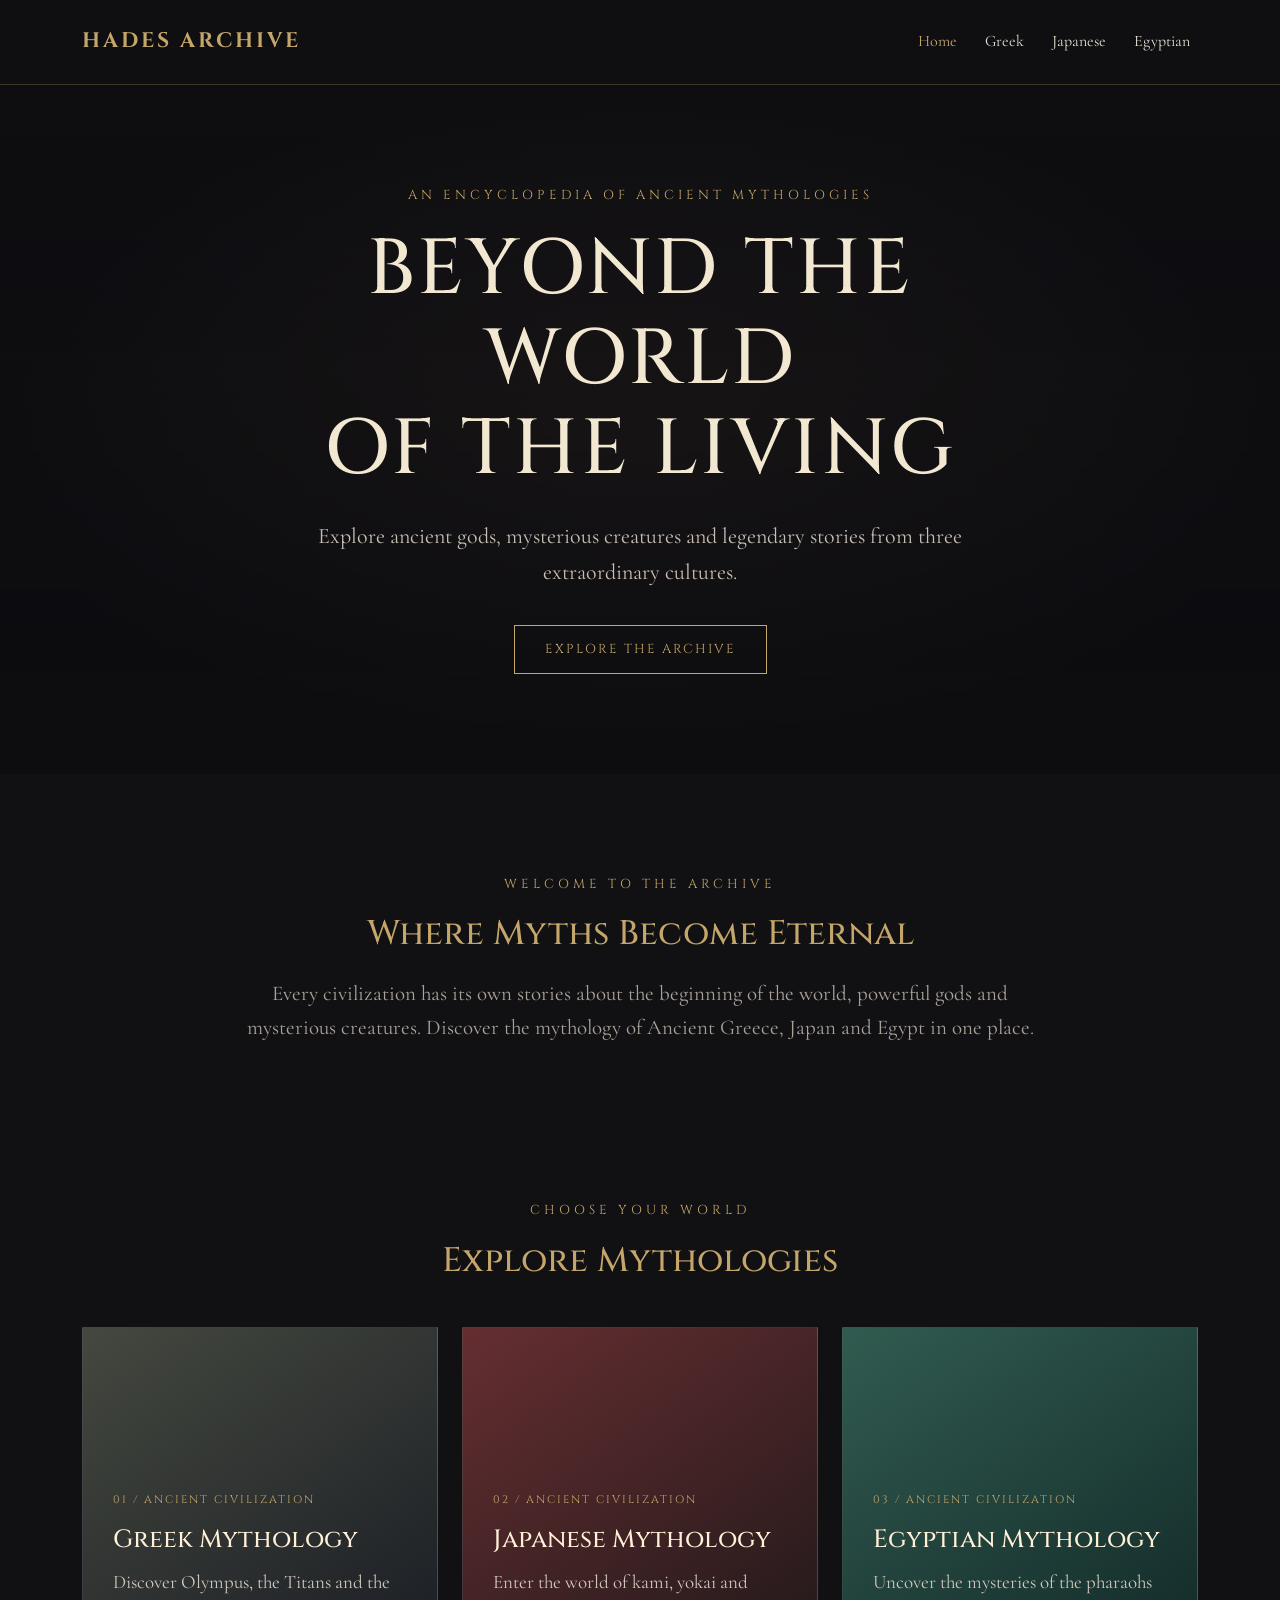
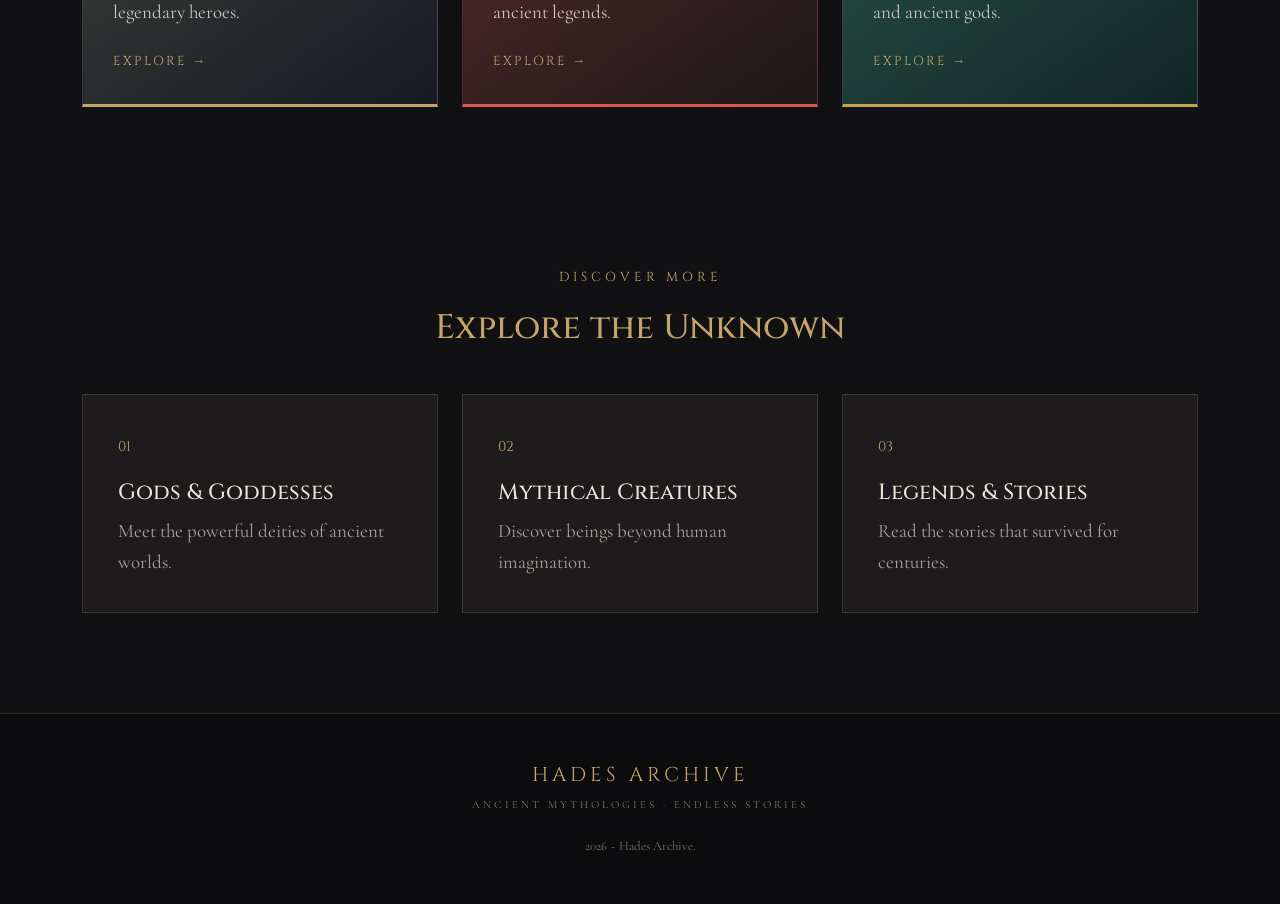
<file: index.html>
<!DOCTYPE html>
<html lang="en">
<head>
    <meta charset="UTF-8">
    <meta name="viewport" content="width=device-width, initial-scale=1.0">
    <title>Hades Archive | Ancient Mythologies</title>

    <link href="https://cdn.jsdelivr.net/npm/bootstrap@5.3.3/dist/css/bootstrap.min.css" rel="stylesheet">
    <link rel="stylesheet" href="css/style.css">
    <link href="https://fonts.googleapis.com/css2?family=Cinzel:wght@400;500;600;700&family=Cormorant+Garamond:wght@400;500;600&display=swap" rel="stylesheet">
</head>

<body class="home-page">

<header class="site-header">
    <nav class="navbar navbar-expand-lg">
        <div class="container">
            <a class="navbar-brand logo" href="index.html">HADES ARCHIVE</a>

            <div class="navbar-nav ms-auto">
                <a class="nav-link active" href="index.html">Home</a>
                <a class="nav-link" href="pages/greek.html">Greek</a>
                <a class="nav-link" href="pages/japanese.html">Japanese</a>
                <a class="nav-link" href="pages/egyptian.html">Egyptian</a>
            </div>
        </div>
    </nav>
</header>

<main>
    <section class="home-hero">
        <div class="hero-content container">
            <p class="eyebrow">AN ENCYCLOPEDIA OF ANCIENT MYTHOLOGIES</p>
            <h1>BEYOND THE WORLD<br>OF THE LIVING</h1>
            <p class="hero-description">
                Explore ancient gods, mysterious creatures and legendary stories
                from three extraordinary cultures.
            </p>
            <a href="#mythologies" class="main-button">EXPLORE THE ARCHIVE</a>
        </div>
    </section>

    <section class="intro-section container">
        <p class="eyebrow">WELCOME TO THE ARCHIVE</p>
        <h2>Where Myths Become Eternal</h2>
        <p>
            Every civilization has its own stories about the beginning of the world,
            powerful gods and mysterious creatures. Discover the mythology of Ancient
            Greece, Japan and Egypt in one place.
        </p>
    </section>

    <section class="mythology-section container" id="mythologies">
        <div class="section-heading">
            <p class="eyebrow">CHOOSE YOUR WORLD</p>
            <h2>Explore Mythologies</h2>
        </div>

        <div class="row g-4">
            <div class="col-md-4">
                <article class="myth-card greek-card">
                    <div class="card-content">
                        <p>01 / ANCIENT CIVILIZATION</p>
                        <h3>Greek Mythology</h3>
                        <p>Discover Olympus, the Titans and the legendary heroes.</p>
                        <a href="pages/greek.html">EXPLORE →</a>
                    </div>
                </article>
            </div>

            <div class="col-md-4">
                <article class="myth-card japanese-card">
                    <div class="card-content">
                        <p>02 / ANCIENT CIVILIZATION</p>
                        <h3>Japanese Mythology</h3>
                        <p>Enter the world of kami, yokai and ancient legends.</p>
                        <a href="pages/japanese.html">EXPLORE →</a>
                    </div>
                </article>
            </div>

            <div class="col-md-4">
                <article class="myth-card egyptian-card">
                    <div class="card-content">
                        <p>03 / ANCIENT CIVILIZATION</p>
                        <h3>Egyptian Mythology</h3>
                        <p>Uncover the mysteries of the pharaohs and ancient gods.</p>
                        <a href="pages/egyptian.html">EXPLORE →</a>
                    </div>
                </article>
            </div>
        </div>
    </section>

    <section class="discover-section container">
        <div class="section-heading">
            <p class="eyebrow">DISCOVER MORE</p>
            <h2>Explore the Unknown</h2>
        </div>
        <div class="row g-4">
            <div class="col-md-4">
                <a href="pages/gods.html" class="discover-card">
                    <span>01</span>
                    <h3>Gods & Goddesses</h3>
                    <p>Meet the powerful deities of ancient worlds.</p>
                </a>
            </div>

            <div class="col-md-4">
                <a href="pages/creatures.html" class="discover-card">
                    <span>02</span>
                    <h3>Mythical Creatures</h3>
                    <p>Discover beings beyond human imagination.</p>
                </a>
            </div>

            <div class="col-md-4">
                <a href="pages/legends.html" class="discover-card">
                    <span>03</span>
                    <h3>Legends & Stories</h3>
                    <p>Read the stories that survived for centuries.</p>
                </a>
            </div>
        </div>
    </section>
</main>

<footer class="site-footer">
    <p>HADES ARCHIVE</p>
    <span>ANCIENT MYTHOLOGIES · ENDLESS STORIES</span>
    <small>2026 ~ Hades Archive.</small>
</footer>

</body>
</html>
</file>
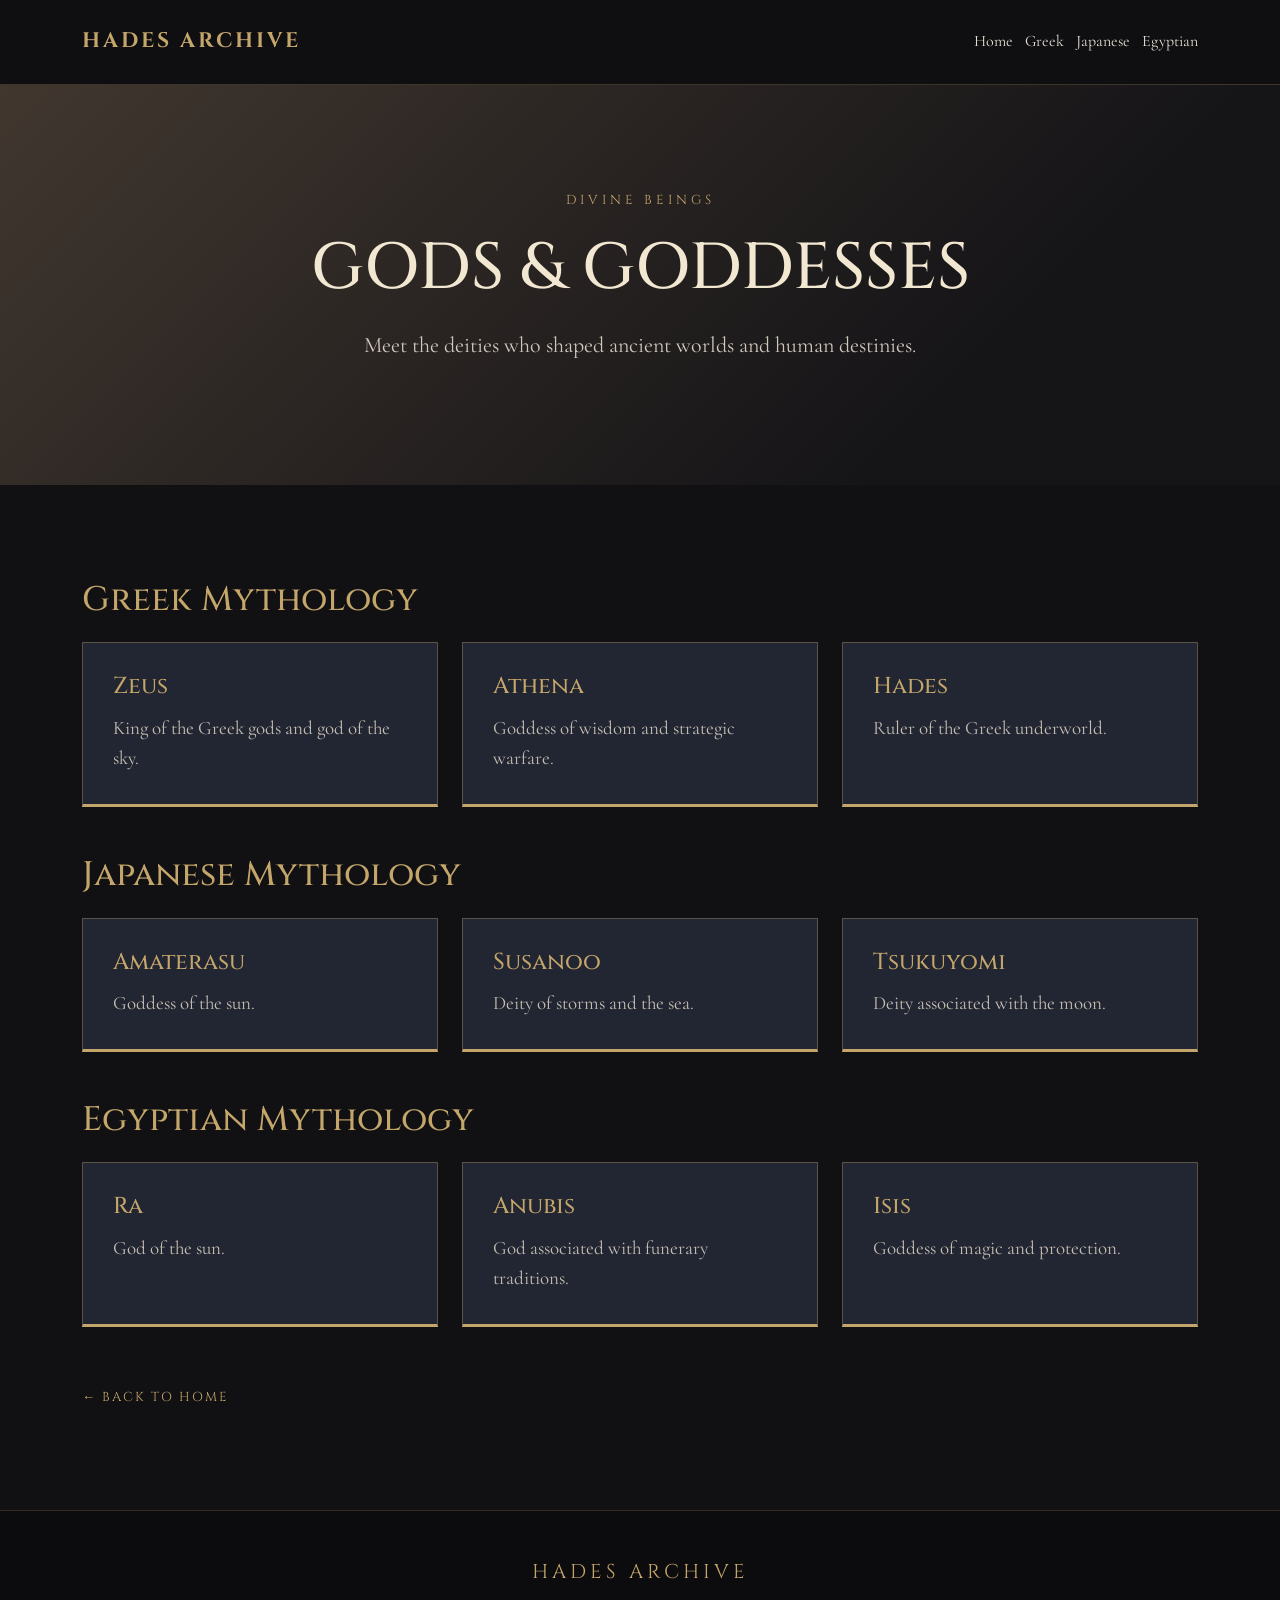
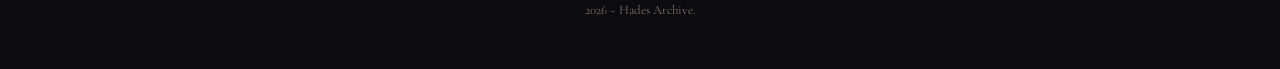
<file: pages/creatures.html>
<!DOCTYPE html>
<html lang="en">
<head>
    <meta charset="UTF-8">
    <meta name="viewport" content="width=device-width, initial-scale=1.0">
    <title>Gods & Goddesses | Hades Archive</title>
    <link href="https://cdn.jsdelivr.net/npm/bootstrap@5.3.3/dist/css/bootstrap.min.css" rel="stylesheet">
    <link rel="stylesheet" href="../css/style.css">
    <link href="https://fonts.googleapis.com/css2?family=Cinzel:wght@400;500;600;700&family=Cormorant+Garamond:wght@400;500;600&display=swap" rel="stylesheet">
</head>
<body class="greek-theme">

<header class="site-header">
    <nav class="navbar">
        <div class="container">
            <a class="navbar-brand logo" href="../index.html">HADES ARCHIVE</a>
            <div class="navbar-nav ms-auto">
                <a class="nav-link" href="../index.html">Home</a>
                <a class="nav-link" href="greek.html">Greek</a>
                <a class="nav-link" href="japanese.html">Japanese</a>
                <a class="nav-link" href="egyptian.html">Egyptian</a>
            </div>
        </div>
    </nav>
</header>

<main>
    <section class="culture-hero general-hero">
        <div class="container">
            <p class="eyebrow">DIVINE BEINGS</p>
            <h1>GODS & GODDESSES</h1>
            <p>Meet the deities who shaped ancient worlds and human destinies.</p>
        </div>
    </section>

    <section class="content-section container">
        <h2>Greek Mythology</h2>
        <div class="row g-4">
            <div class="col-md-4"><article class="info-card"><h3>Zeus</h3><p>King of the Greek gods and god of the sky.</p></article></div>
            <div class="col-md-4"><article class="info-card"><h3>Athena</h3><p>Goddess of wisdom and strategic warfare.</p></article></div>
            <div class="col-md-4"><article class="info-card"><h3>Hades</h3><p>Ruler of the Greek underworld.</p></article></div>
        </div>

        <h2 class="mt-5">Japanese Mythology</h2>
        <div class="row g-4">
            <div class="col-md-4"><article class="info-card"><h3>Amaterasu</h3><p>Goddess of the sun.</p></article></div>
            <div class="col-md-4"><article class="info-card"><h3>Susanoo</h3><p>Deity of storms and the sea.</p></article></div>
            <div class="col-md-4"><article class="info-card"><h3>Tsukuyomi</h3><p>Deity associated with the moon.</p></article></div>
        </div>

        <h2 class="mt-5">Egyptian Mythology</h2>
        <div class="row g-4">
            <div class="col-md-4"><article class="info-card"><h3>Ra</h3><p>God of the sun.</p></article></div>
            <div class="col-md-4"><article class="info-card"><h3>Anubis</h3><p>God associated with funerary traditions.</p></article></div>
            <div class="col-md-4"><article class="info-card"><h3>Isis</h3><p>Goddess of magic and protection.</p></article></div>
        </div>

        <a href="../index.html" class="text-link">← BACK TO HOME</a>
    </section>
</main>

<footer class="site-footer">
    <p>HADES ARCHIVE</p>
    <small>2026 ~ Hades Archive.</small>
</footer>
</body>
</html>
</file>
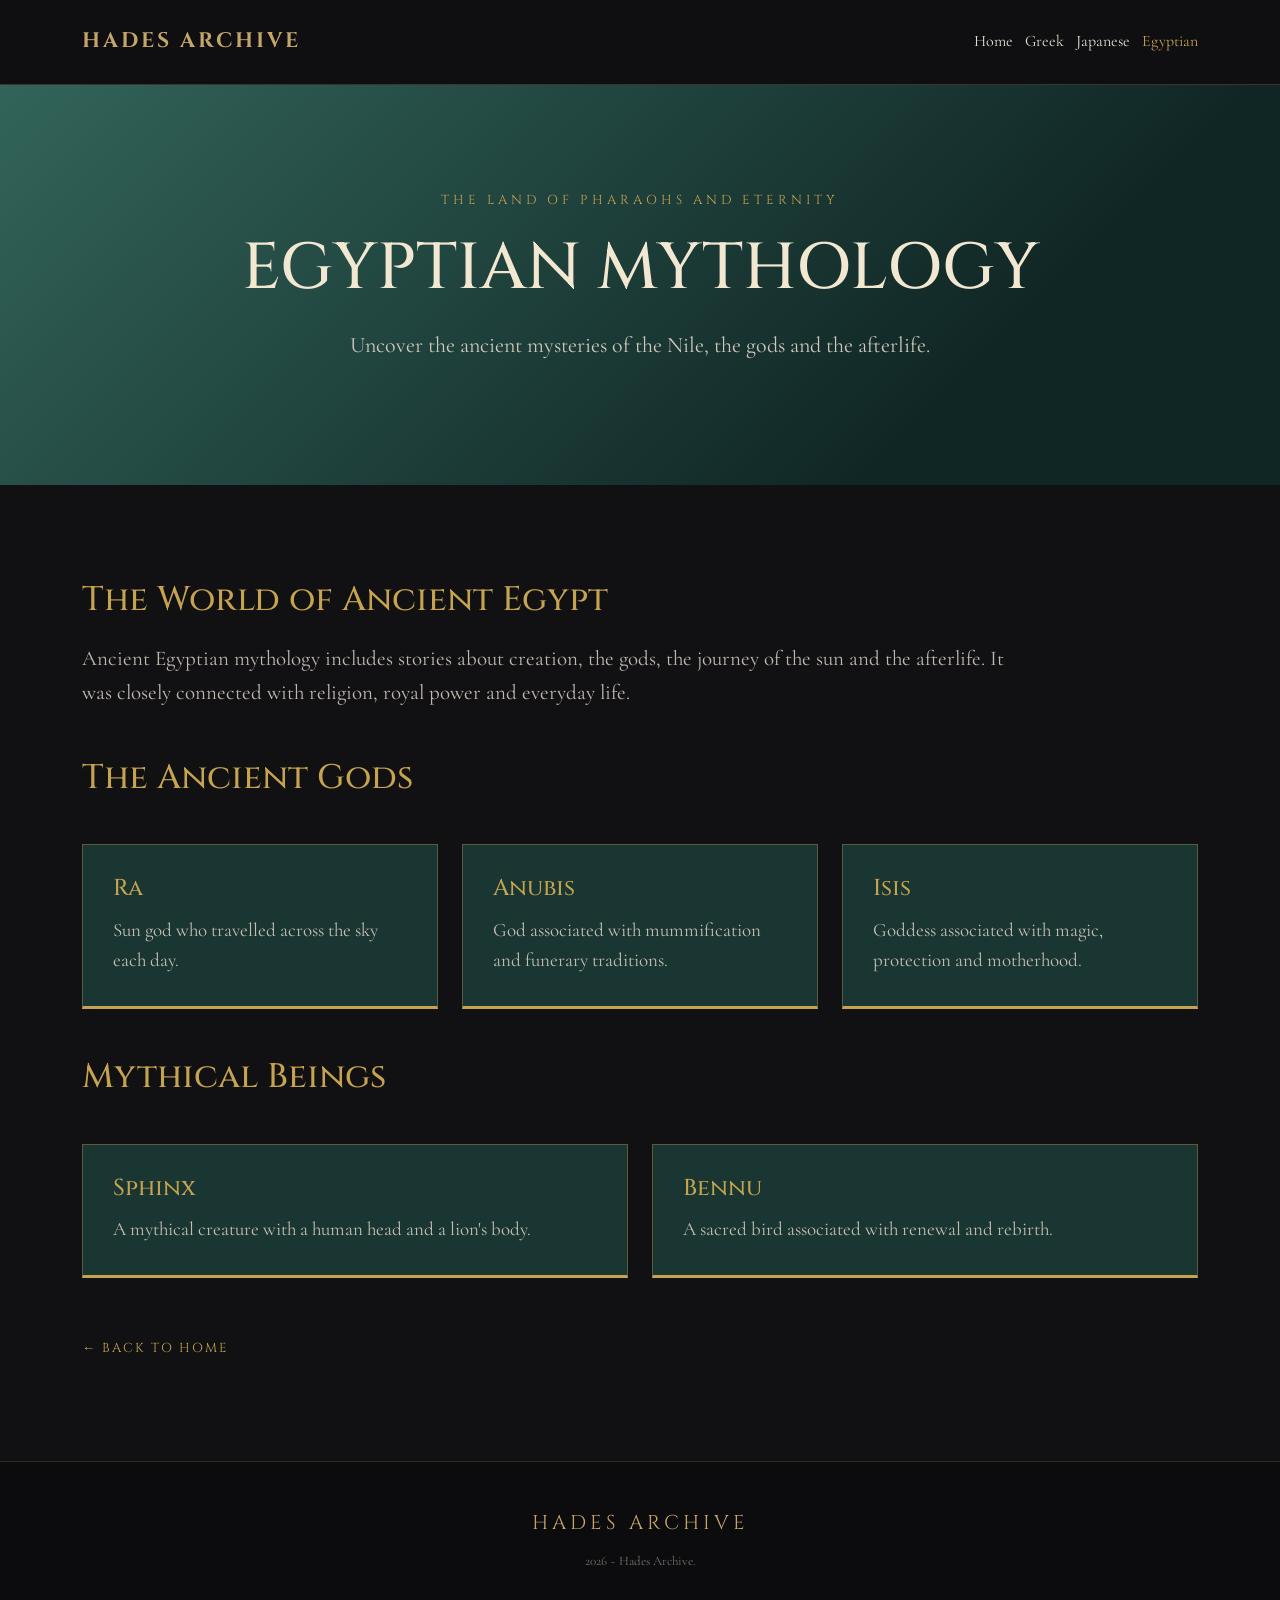
<file: pages/egyptian.html>
<!DOCTYPE html>
<html lang="en">
<head>
    <meta charset="UTF-8">
    <meta name="viewport" content="width=device-width, initial-scale=1.0">
    <title>Egyptian Mythology | Hades Archive</title>
    <link href="https://cdn.jsdelivr.net/npm/bootstrap@5.3.3/dist/css/bootstrap.min.css" rel="stylesheet">
    <link rel="stylesheet" href="../css/style.css">
    <link href="https://fonts.googleapis.com/css2?family=Cinzel:wght@400;500;600;700&family=Cormorant+Garamond:wght@400;500;600&display=swap" rel="stylesheet">
</head>
<body class="egyptian-theme">

<header class="site-header">
    <nav class="navbar">
        <div class="container">
            <a class="navbar-brand logo" href="../index.html">HADES ARCHIVE</a>
            <div class="navbar-nav ms-auto">
                <a class="nav-link" href="../index.html">Home</a>
                <a class="nav-link" href="greek.html">Greek</a>
                <a class="nav-link" href="japanese.html">Japanese</a>
                <a class="nav-link active" href="egyptian.html">Egyptian</a>
            </div>
        </div>
    </nav>
</header>

<main>
    <section class="culture-hero egyptian-hero">
        <div class="container">
            <p class="eyebrow">THE LAND OF PHARAOHS AND ETERNITY</p>
            <h1>EGYPTIAN MYTHOLOGY</h1>
            <p>Uncover the ancient mysteries of the Nile, the gods and the afterlife.</p>
        </div>
    </section>

    <section class="content-section container">
        <h2>The World of Ancient Egypt</h2>
        <p>
            Ancient Egyptian mythology includes stories about creation, the gods,
            the journey of the sun and the afterlife. It was closely connected
            with religion, royal power and everyday life.
        </p>

        <h2 class="mt-5">The Ancient Gods</h2>
        <div class="row g-4 mt-2">
            <div class="col-md-4">
                <article class="info-card">
                    <h3>Ra</h3>
                    <p>Sun god who travelled across the sky each day.</p>
                </article>
            </div>
            <div class="col-md-4">
                <article class="info-card">
                    <h3>Anubis</h3>
                    <p>God associated with mummification and funerary traditions.</p>
                </article>
            </div>
            <div class="col-md-4">
                <article class="info-card">
                    <h3>Isis</h3>
                    <p>Goddess associated with magic, protection and motherhood.</p>
                </article>
            </div>
        </div>

        <h2 class="mt-5">Mythical Beings</h2>
        <div class="row g-4 mt-2">
            <div class="col-md-6">
                <article class="info-card">
                    <h3>Sphinx</h3>
                    <p>A mythical creature with a human head and a lion's body.</p>
                </article>
            </div>
            <div class="col-md-6">
                <article class="info-card">
                    <h3>Bennu</h3>
                    <p>A sacred bird associated with renewal and rebirth.</p>
                </article>
            </div>
        </div>

        <a href="../index.html" class="text-link">← BACK TO HOME</a>
    </section>
</main>

<footer class="site-footer">
    <p>HADES ARCHIVE</p>
    <small>2026 ~ Hades Archive.</small>
</footer>

</body>
</html>
</file>
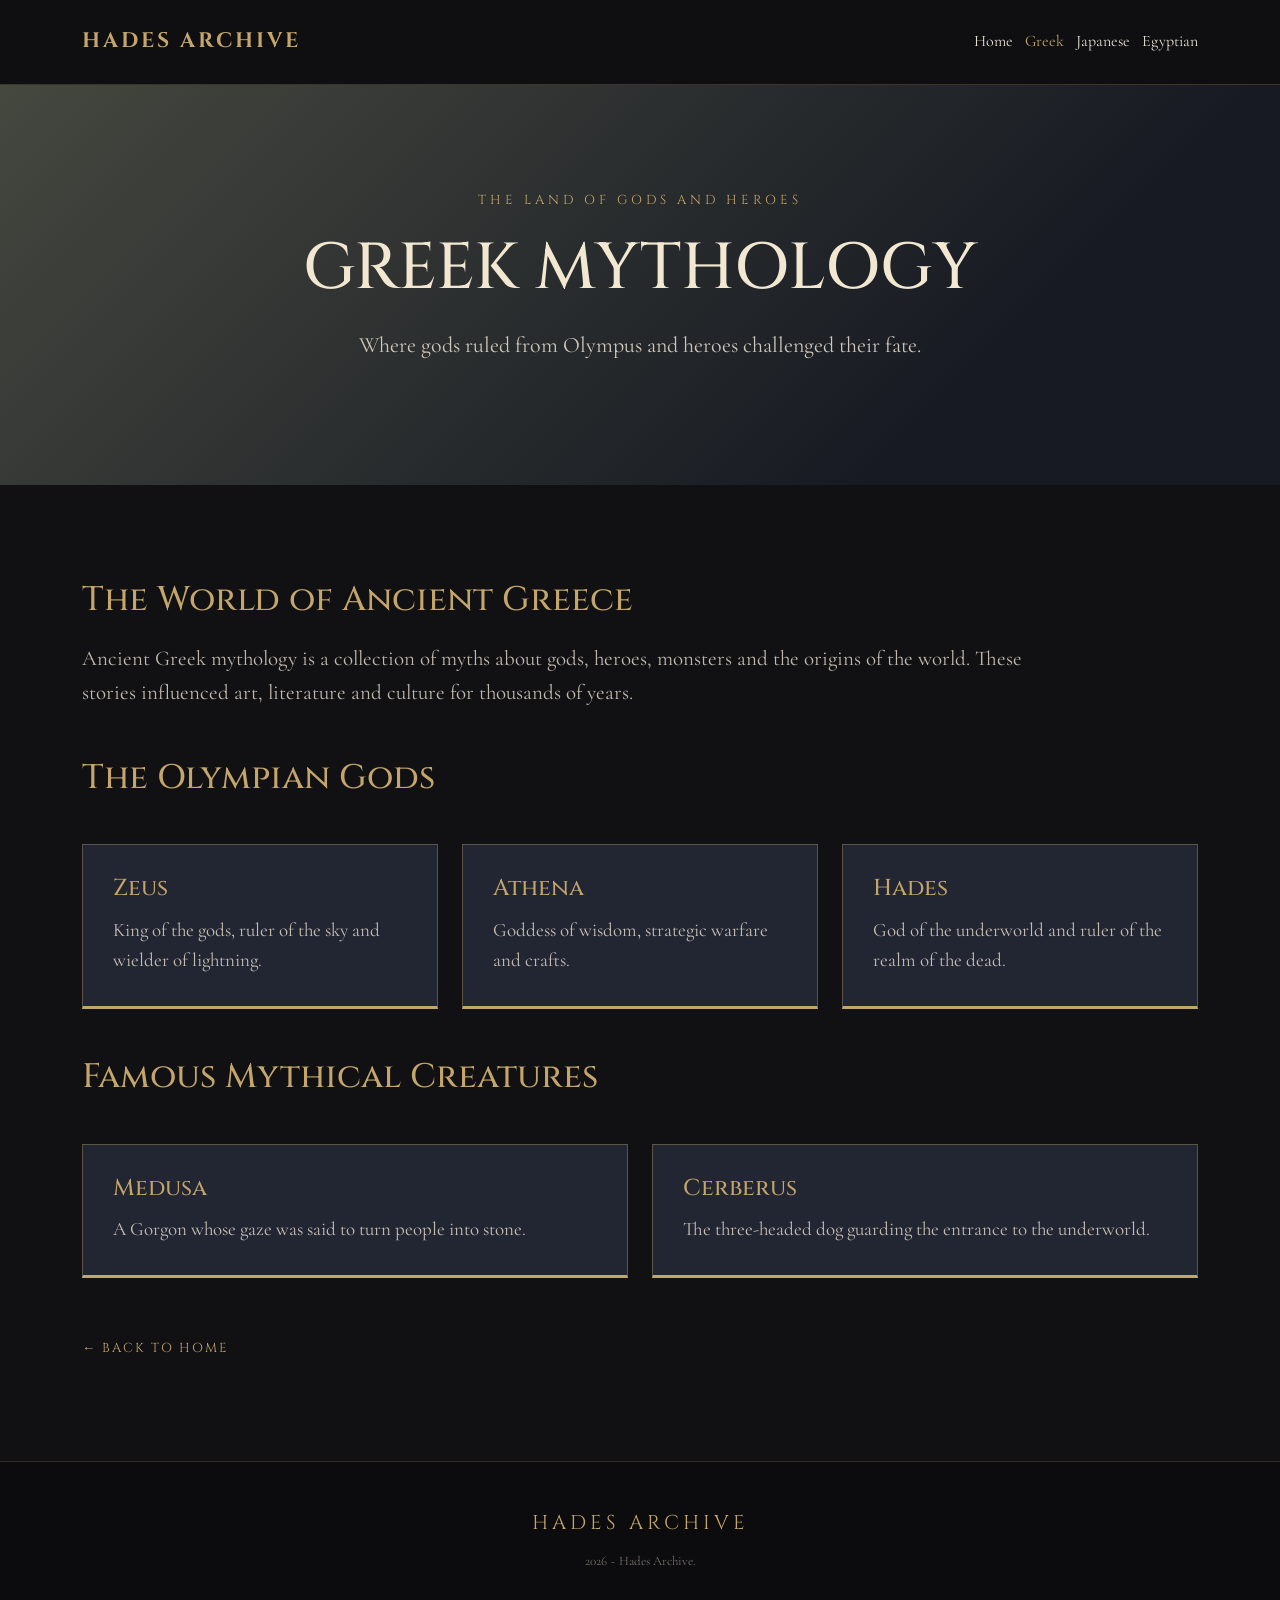
<file: pages/greek.html>
<!DOCTYPE html>
<html lang="en">
<head>
    <meta charset="UTF-8">
    <meta name="viewport" content="width=device-width, initial-scale=1.0">
    <title>Greek Mythology | Hades Archive</title>
    <link href="https://cdn.jsdelivr.net/npm/bootstrap@5.3.3/dist/css/bootstrap.min.css" rel="stylesheet">
    <link rel="stylesheet" href="../css/style.css">
    <link href="https://fonts.googleapis.com/css2?family=Cinzel:wght@400;500;600;700&family=Cormorant+Garamond:wght@400;500;600&display=swap" rel="stylesheet">
</head>
<body class="greek-theme">

<header class="site-header">
    <nav class="navbar">
        <div class="container">
            <a class="navbar-brand logo" href="../index.html">HADES ARCHIVE</a>
            <div class="navbar-nav ms-auto">
                <a class="nav-link" href="../index.html">Home</a>
                <a class="nav-link active" href="greek.html">Greek</a>
                <a class="nav-link" href="japanese.html">Japanese</a>
                <a class="nav-link" href="egyptian.html">Egyptian</a>
            </div>
        </div>
    </nav>
</header>

<main>
    <section class="culture-hero greek-hero">
        <div class="container">
            <p class="eyebrow">THE LAND OF GODS AND HEROES</p>
            <h1>GREEK MYTHOLOGY</h1>
            <p>Where gods ruled from Olympus and heroes challenged their fate.</p>
        </div>
    </section>

    <section class="content-section container">
        <h2>The World of Ancient Greece</h2>
        <p>
            Ancient Greek mythology is a collection of myths about gods, heroes,
            monsters and the origins of the world. These stories influenced art,
            literature and culture for thousands of years.
        </p>

        <h2 class="mt-5">The Olympian Gods</h2>
        <div class="row g-4 mt-2">
            <div class="col-md-4">
                <article class="info-card">
                    <h3>Zeus</h3>
                    <p>King of the gods, ruler of the sky and wielder of lightning.</p>
                </article>
            </div>
            <div class="col-md-4">
                <article class="info-card">
                    <h3>Athena</h3>
                    <p>Goddess of wisdom, strategic warfare and crafts.</p>
                </article>
            </div>
            <div class="col-md-4">
                <article class="info-card">
                    <h3>Hades</h3>
                    <p>God of the underworld and ruler of the realm of the dead.</p>
                </article>
            </div>
        </div>

        <h2 class="mt-5">Famous Mythical Creatures</h2>
        <div class="row g-4 mt-2">
            <div class="col-md-6">
                <article class="info-card">
                    <h3>Medusa</h3>
                    <p>A Gorgon whose gaze was said to turn people into stone.</p>
                </article>
            </div>
            <div class="col-md-6">
                <article class="info-card">
                    <h3>Cerberus</h3>
                    <p>The three-headed dog guarding the entrance to the underworld.</p>
                </article>
            </div>
        </div>

        <a href="../index.html" class="text-link">← BACK TO HOME</a>
    </section>
</main>

<footer class="site-footer">
    <p>HADES ARCHIVE</p>
    <small>2026 ~ Hades Archive.</small>
</footer>

</body>
</html>
</file>
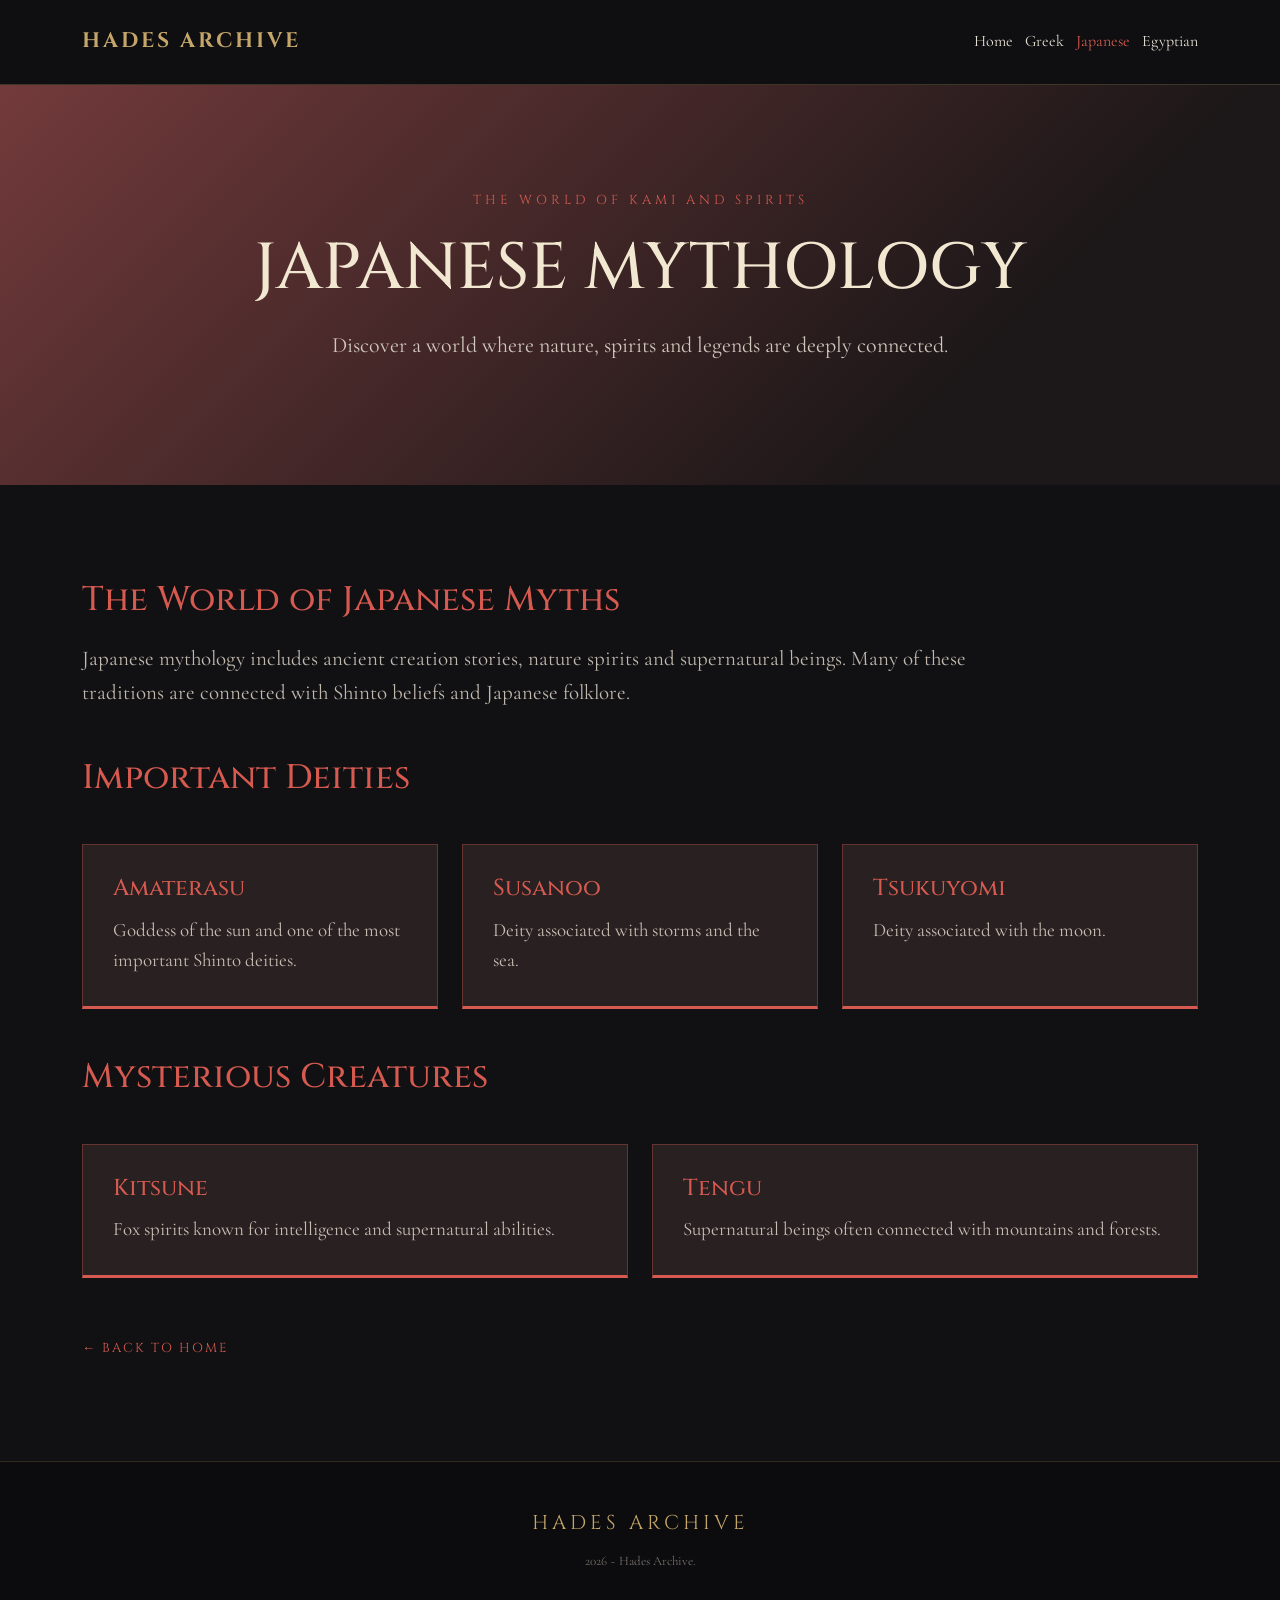
<file: pages/japanese.html>
<!DOCTYPE html>
<html lang="en">
<head>
    <meta charset="UTF-8">
    <meta name="viewport" content="width=device-width, initial-scale=1.0">
    <title>Japanese Mythology | Hades Archive</title>
    <link href="https://cdn.jsdelivr.net/npm/bootstrap@5.3.3/dist/css/bootstrap.min.css" rel="stylesheet">
    <link rel="stylesheet" href="../css/style.css">
    <link href="https://fonts.googleapis.com/css2?family=Cinzel:wght@400;500;600;700&family=Cormorant+Garamond:wght@400;500;600&display=swap" rel="stylesheet">
</head>
<body class="japanese-theme">

<header class="site-header">
    <nav class="navbar">
        <div class="container">
            <a class="navbar-brand logo" href="../index.html">HADES ARCHIVE</a>
            <div class="navbar-nav ms-auto">
                <a class="nav-link" href="../index.html">Home</a>
                <a class="nav-link" href="greek.html">Greek</a>
                <a class="nav-link active" href="japanese.html">Japanese</a>
                <a class="nav-link" href="egyptian.html">Egyptian</a>
            </div>
        </div>
    </nav>
</header>

<main>
    <section class="culture-hero japanese-hero">
        <div class="container">
            <p class="eyebrow">THE WORLD OF KAMI AND SPIRITS</p>
            <h1>JAPANESE MYTHOLOGY</h1>
            <p>Discover a world where nature, spirits and legends are deeply connected.</p>
        </div>
    </section>

    <section class="content-section container">
        <h2>The World of Japanese Myths</h2>
        <p>
            Japanese mythology includes ancient creation stories, nature spirits
            and supernatural beings. Many of these traditions are connected with
            Shinto beliefs and Japanese folklore.
        </p>

        <h2 class="mt-5">Important Deities</h2>
        <div class="row g-4 mt-2">
            <div class="col-md-4">
                <article class="info-card">
                    <h3>Amaterasu</h3>
                    <p>Goddess of the sun and one of the most important Shinto deities.</p>
                </article>
            </div>
            <div class="col-md-4">
                <article class="info-card">
                    <h3>Susanoo</h3>
                    <p>Deity associated with storms and the sea.</p>
                </article>
            </div>
            <div class="col-md-4">
                <article class="info-card">
                    <h3>Tsukuyomi</h3>
                    <p>Deity associated with the moon.</p>
                </article>
            </div>
        </div>

        <h2 class="mt-5">Mysterious Creatures</h2>
        <div class="row g-4 mt-2">
            <div class="col-md-6">
                <article class="info-card">
                    <h3>Kitsune</h3>
                    <p>Fox spirits known for intelligence and supernatural abilities.</p>
                </article>
            </div>
            <div class="col-md-6">
                <article class="info-card">
                    <h3>Tengu</h3>
                    <p>Supernatural beings often connected with mountains and forests.</p>
                </article>
            </div>
        </div>

        <a href="../index.html" class="text-link">← BACK TO HOME</a>
    </section>
</main>

<footer class="site-footer">
    <p>HADES ARCHIVE</p>
    <small>2026 ~ Hades Archive.</small>
</footer>

</body>
</html>
</file>
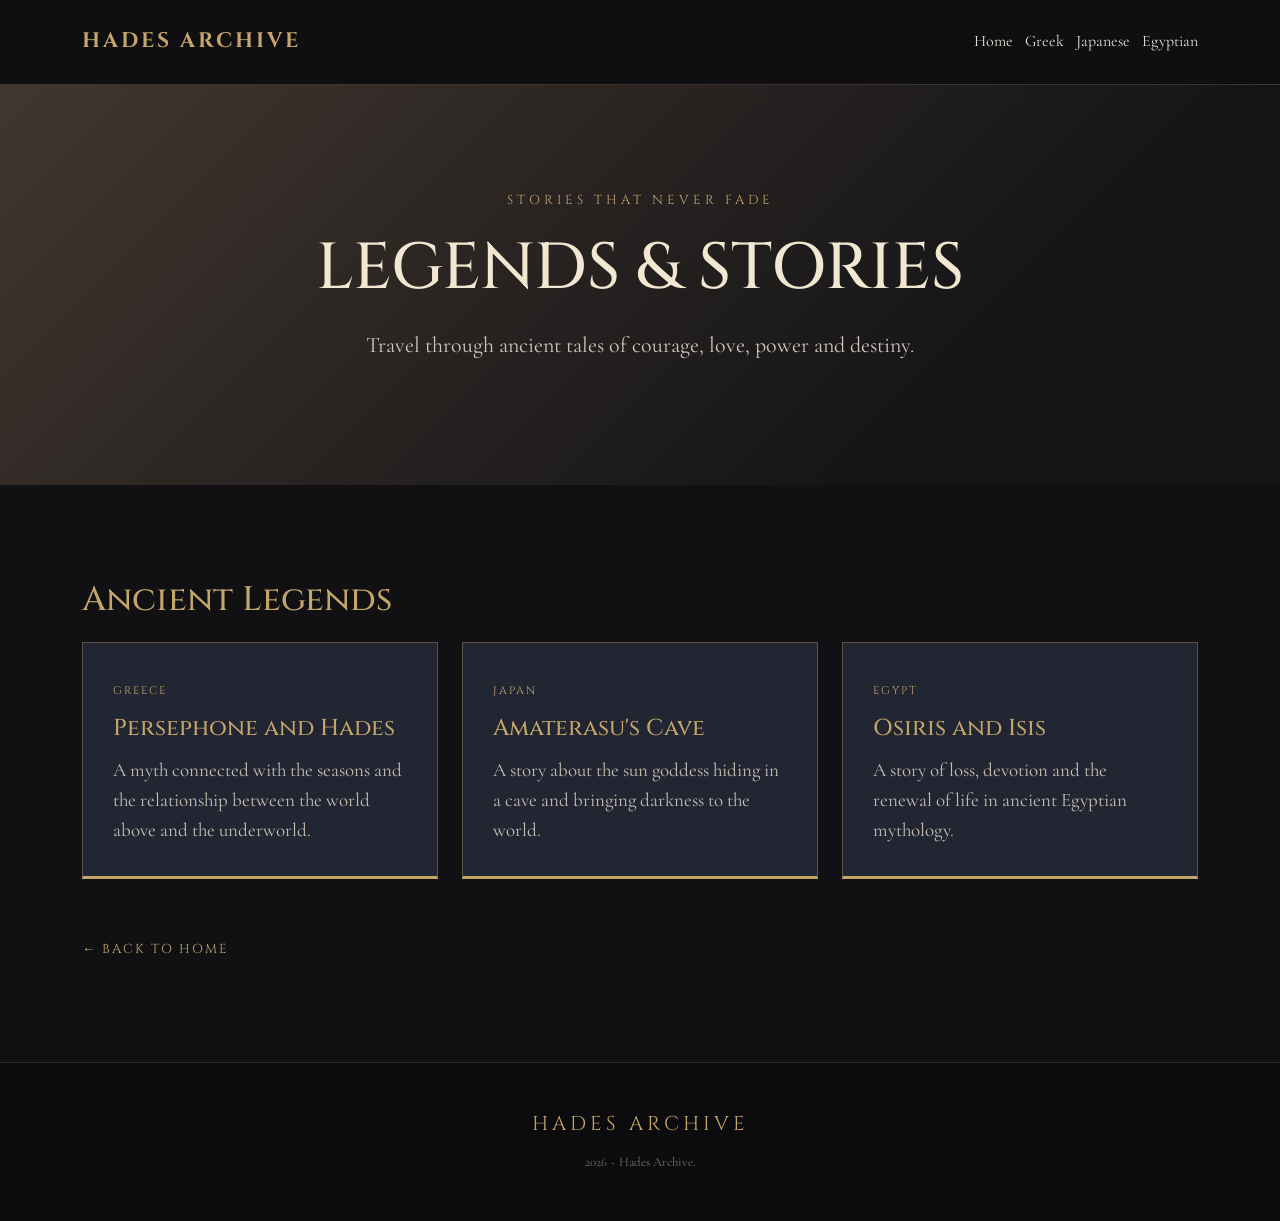
<file: pages/legens.html>
<!DOCTYPE html>
<html lang="en">
<head>
    <meta charset="UTF-8">
    <meta name="viewport" content="width=device-width, initial-scale=1.0">
    <title>Legends & Stories | Hades Archive</title>
    <link href="https://cdn.jsdelivr.net/npm/bootstrap@5.3.3/dist/css/bootstrap.min.css" rel="stylesheet">
    <link rel="stylesheet" href="../css/style.css">
    <link href="https://fonts.googleapis.com/css2?family=Cinzel:wght@400;500;600;700&family=Cormorant+Garamond:wght@400;500;600&display=swap" rel="stylesheet">
</head>
<body class="greek-theme">

<header class="site-header">
    <nav class="navbar">
        <div class="container">
            <a class="navbar-brand logo" href="../index.html">HADES ARCHIVE</a>
            <div class="navbar-nav ms-auto">
                <a class="nav-link" href="../index.html">Home</a>
                <a class="nav-link" href="greek.html">Greek</a>
                <a class="nav-link" href="japanese.html">Japanese</a>
                <a class="nav-link" href="egyptian.html">Egyptian</a>
            </div>
        </div>
    </nav>
</header>

<main>
    <section class="culture-hero general-hero">
        <div class="container">
            <p class="eyebrow">STORIES THAT NEVER FADE</p>
            <h1>LEGENDS & STORIES</h1>
            <p>Travel through ancient tales of courage, love, power and destiny.</p>
        </div>
    </section>

    <section class="content-section container">
        <h2>Ancient Legends</h2>
        <div class="row g-4">
            <div class="col-md-4">
                <article class="info-card">
                    <span class="creature-origin">GREECE</span>
                    <h3>Persephone and Hades</h3>
                    <p>A myth connected with the seasons and the relationship between the world above and the underworld.</p>
                </article>
            </div>
            <div class="col-md-4">
                <article class="info-card">
                    <span class="creature-origin">JAPAN</span>
                    <h3>Amaterasu's Cave</h3>
                    <p>A story about the sun goddess hiding in a cave and bringing darkness to the world.</p>
                </article>
            </div>
            <div class="col-md-4">
                <article class="info-card">
                    <span class="creature-origin">EGYPT</span>
                    <h3>Osiris and Isis</h3>
                    <p>A story of loss, devotion and the renewal of life in ancient Egyptian mythology.</p>
                </article>
            </div>
        </div>

        <a href="../index.html" class="text-link">← BACK TO HOME</a>
    </section>
</main>

<footer class="site-footer">
    <p>HADES ARCHIVE</p>
    <small>2026 ~ Hades Archive.</small>
</footer>
</body>
</html>
</file>
<file: css/style.css>
/* =================================
   1. GENERAL SETTINGS
================================= */

* {
    margin: 0;
    padding: 0;
    box-sizing: border-box;
}

html {
    scroll-behavior: smooth;
}

body {
    background-color: #111114;
    color: #eee8dc;
    font-family: 'Cormorant Garamond', serif;
    font-size: 19px;
    line-height: 1.6;
}

h1, h2, h3, h4, .logo {
    font-family: 'Cinzel', serif;
}

a {
    text-decoration: none;
}

/* =================================
   2. COLOR THEMES
================================= */

:root {
    --dark: #111114;
    --gold: #c5a66a;
    --light: #eee8dc;
    --muted: #aaa29a;
}

.home-page {
    --accent: #c5a66a;
    --background: #111114;
    --card-bg: #1d1b1b;
}

.greek-theme {
    --accent: #c5a66a;
    --background: #171a22;
    --card-bg: #222633;
}

.japanese-theme {
    --accent: #d65a50;
    --background: #1c1718;
    --card-bg: #292021;
}

.egyptian-theme {
    --accent: #c6a34f;
    --background: #102625;
    --card-bg: #1a3632;
}

/* =================================
   3. HEADER AND NAVIGATION
================================= */

.site-header {
    background-color: rgba(15, 15, 18, 0.97);
    border-bottom: 1px solid rgba(197, 166, 106, 0.25);
    padding: 12px 0;
}

.logo {
    color: #c5a66a !important;
    font-size: 21px;
    font-weight: 700;
    letter-spacing: 3px;
}

.navbar-nav {
    display: flex;
    flex-direction: row;
    flex-wrap: wrap;
    gap: 12px;
}

.nav-link {
    color: #e8e1d5 !important;
    font-size: 16px;
    transition: 0.3s;
}

.nav-link:hover,
.nav-link.active {
    color: var(--accent, #c5a66a) !important;
}

/* =================================
   4. HOME HERO
================================= */

.home-hero {
    min-height: 620px;
    display: flex;
    align-items: center;
    text-align: center;
    background:
        linear-gradient(rgba(12, 12, 15, 0.72), rgba(12, 12, 15, 0.9)),
        radial-gradient(ellipse at center, #42332d, #111114 70%);
    padding: 100px 20px;
}

.hero-content {
    max-width: 900px;
}

.eyebrow {
    color: var(--accent, #c5a66a);
    font-family: 'Cinzel', serif;
    font-size: 13px;
    letter-spacing: 4px;
    margin-bottom: 20px;
}

.home-hero h1 {
    color: #f2e7d1;
    font-size: clamp(42px, 7vw, 78px);
    line-height: 1.15;
    letter-spacing: 3px;
    margin-bottom: 25px;
}

.hero-description {
    color: #c8c0b5;
    font-size: 22px;
    max-width: 650px;
    margin: 0 auto 35px;
}

.main-button {
    display: inline-block;
    border: 1px solid #c5a66a;
    color: #c5a66a;
    padding: 13px 30px;
    font-family: 'Cinzel', serif;
    font-size: 13px;
    letter-spacing: 2px;
    transition: 0.3s;
}

.main-button:hover {
    background-color: #c5a66a;
    color: #111114;
}

/* =================================
   5. INTRODUCTION
================================= */

.intro-section {
    text-align: center;
    padding-top: 100px;
    padding-bottom: 80px;
    max-width: 850px;
}

.intro-section h2,
.section-heading h2,
.content-section h2 {
    color: var(--accent, #c5a66a);
    font-size: 34px;
    margin-bottom: 22px;
}

.intro-section p:last-child {
    color: var(--muted);
    font-size: 21px;
}

/* =================================
   6. MYTHOLOGY CARDS
================================= */

.mythology-section,
.discover-section {
    padding-top: 60px;
    padding-bottom: 100px;
}

.section-heading {
    text-align: center;
    margin-bottom: 45px;
}

.myth-card {
    min-height: 380px;
    display: flex;
    align-items: end;
    padding: 30px;
    border: 1px solid rgba(255, 255, 255, 0.12);
    transition: 0.4s;
}

.myth-card:hover {
    transform: translateY(-8px);
}

.greek-card {
    background: linear-gradient(145deg, #44483f, #171a22);
    border-bottom: 3px solid #c5a66a;
}

.japanese-card {
    background: linear-gradient(145deg, #652e31, #1c1718);
    border-bottom: 3px solid #d65a50;
}

.egyptian-card {
    background: linear-gradient(145deg, #315b50, #102625);
    border-bottom: 3px solid #c6a34f;
}
.card-content p:first-child {
    color: var(--accent);
    font-family: 'Cinzel', serif;
    font-size: 11px;
    letter-spacing: 2px;
}

.card-content h3 {
    color: #fff0d8;
    font-size: 25px;
    margin: 12px 0;
}

.card-content p {
    color: #d0c8bd;
}

.card-content a {
    color: var(--accent);
    font-family: 'Cinzel', serif;
    font-size: 13px;
    letter-spacing: 2px;
}

.card-content a:hover {
    color: white;
}

/* =================================
   7. DISCOVER CARDS
================================= */

.discover-card {
    display: block;
    height: 100%;
    padding: 35px;
    background-color: #1d1b1b;
    border: 1px solid rgba(197, 166, 106, 0.2);
    color: #eee8dc;
    transition: 0.3s;
}

.discover-card:hover {
    border-color: var(--accent);
    transform: translateY(-5px);
    color: white;
}

.discover-card span {
    color: var(--accent);
    font-family: 'Cinzel', serif;
    font-size: 14px;
}

.discover-card h3 {
    margin: 20px 0 10px;
    font-size: 22px;
}

.discover-card p {
    color: #aaa29a;
    margin-bottom: 0;
}

/* =================================
   8. CULTURE HERO
================================= */

.culture-hero {
    min-height: 400px;
    display: flex;
    align-items: center;
    text-align: center;
    padding: 80px 20px;
    background: linear-gradient(135deg, #29251f, #111114);
}

.culture-hero h1 {
    color: #f2e7d1;
    font-size: clamp(36px, 6vw, 65px);
    margin-bottom: 20px;
}

.culture-hero p:not(.eyebrow) {
    color: #d0c8bd;
    font-size: 22px;
}

.greek-hero {
    background: linear-gradient(135deg, #45483f, #171a22 75%);
}

.japanese-hero {
    background: linear-gradient(135deg, #733a3b, #1c1718 75%);
}

.egyptian-hero {
    background: linear-gradient(135deg, #32645a, #102625 75%);
}

.general-hero {
    background: linear-gradient(135deg, #41372f, #151417 75%);
}

/* =================================
   9. CONTENT SECTIONS
================================= */

.content-section {
    padding-top: 80px;
    padding-bottom: 100px;
}

.content-section > p {
    color: #c1b9ae;
    font-size: 21px;
    max-width: 950px;
}

.content-section h2 {
    margin-top: 15px;
}

.info-card {
    height: 100%;
    padding: 30px;
    background-color: var(--card-bg, #1d1b1b);
    border: 1px solid color-mix(in srgb, var(--accent) 35%, transparent);
    border-bottom: 3px solid var(--accent);
    transition: 0.3s;
}

.info-card:hover {
    transform: translateY(-5px);
}

.info-card h3 {
    color: var(--accent);
    font-size: 23px;
    margin-bottom: 12px;
}

.info-card p {
    color: #c6beb3;
    margin-bottom: 0;
}

.creature-origin {
    display: inline-block;
    color: var(--accent);
    font-family: 'Cinzel', serif;
    font-size: 11px;
    letter-spacing: 2px;
    margin-bottom: 15px;
}

.text-link {
    display: inline-block;
    color: var(--accent);
    font-family: 'Cinzel', serif;
    font-size: 13px;
    letter-spacing: 2px;
    margin-top: 60px;
}

.text-link:hover {
    color: white;
}

/* =================================
   10. FOOTER
================================= */

.site-footer {
    padding: 45px 20px;
    text-align: center;
    background-color: #0c0c0e;
    border-top: 1px solid rgba(197, 166, 106, 0.2);
}

.site-footer p {
    color: #c5a66a;
    font-family: 'Cinzel', serif;
    font-size: 20px;
    letter-spacing: 4px;
    margin-bottom: 5px;
}

.site-footer span {
    display: block;
    color: #81796e;
    font-size: 11px;
    letter-spacing: 3px;
    margin-bottom: 15px;
}

.site-footer small {
    color: #77716b;
    font-size: 13px;
}

/* RESPONSIVE DESIGN */

@media (max-width: 768px) {

    .navbar .container {
        display: flex;
        flex-direction: column;
        gap: 12px;
    }

    .navbar-nav {
        justify-content: center;
        gap: 5px 12px;
    }

    .nav-link {
        font-size: 14px;
    }

    .home-hero {
        min-height: 500px;
        padding: 70px 15px;
    }

    .home-hero h1 {
        font-size: 40px;
    }

    .hero-description {
        font-size: 18px;
    }

    .intro-section {
        padding-top: 65px;
        padding-bottom: 50px;
    }

    .intro-section h2,
    .section-heading h2,
    .content-section h2 {
        font-size: 28px;
    }

    .mythology-section,
    .discover-section {
        padding-top: 40px;
        padding-bottom: 60px;
    }

    .myth-card {
        min-height: 300px;
    }

    .culture-hero {
        min-height: 320px;
        padding: 60px 15px;
    }

    .culture-hero p:not(.eyebrow) {
        font-size: 18px;
    }

    .content-section {
        padding-top: 55px;
        padding-bottom: 65px;
    }
}
</file>
